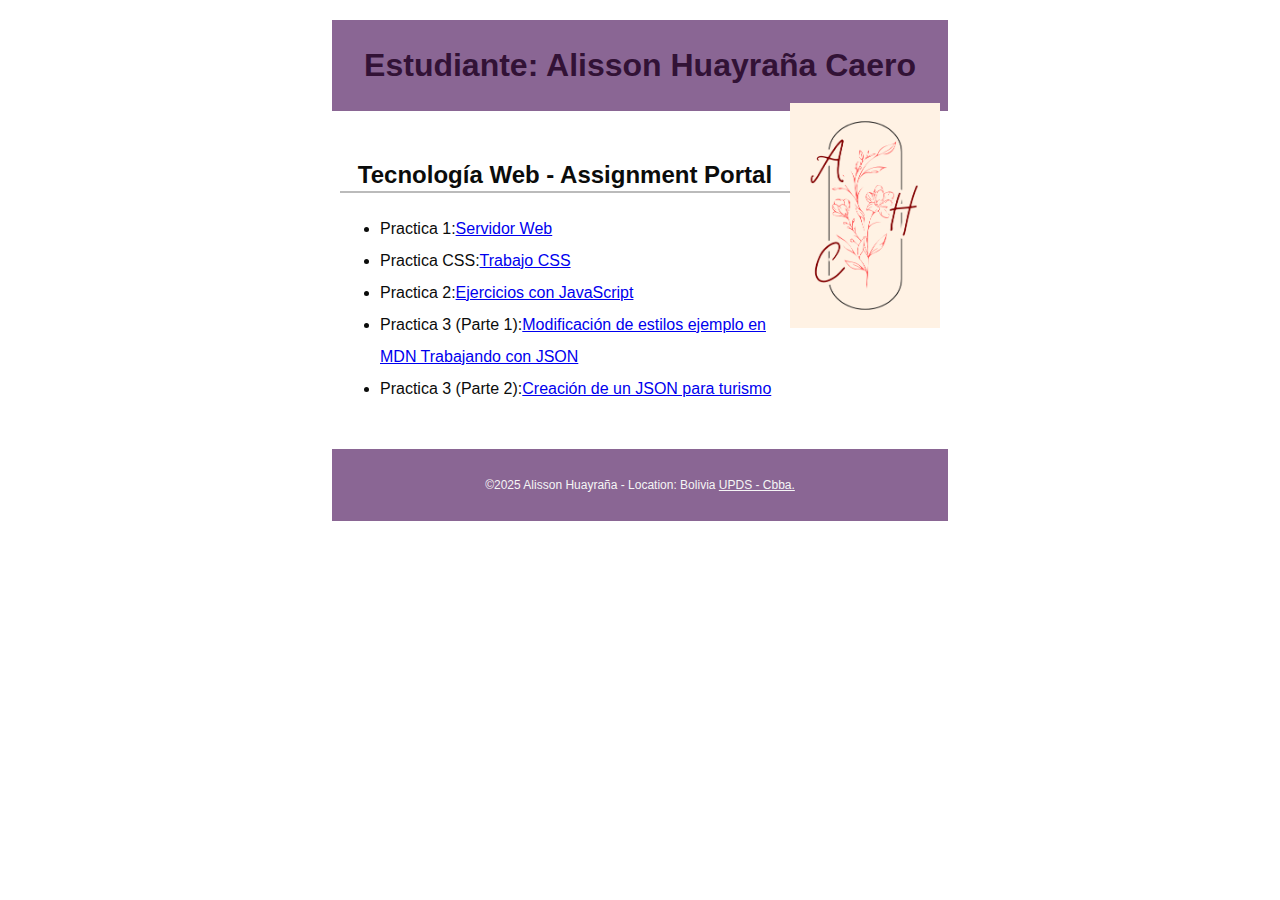
<file: index.html>
<!DOCTYPE html>
<html lang="es">
<head>
  <meta charset="utf-8">
  <meta name="viewport" content="width=device-width, initial-scale=1, maximum-scale=1">
  <title>Tecnologia Web I - Portal de Asignaciones | Alisson Huaraña | UPDS -Cbba.</title>
  <meta name="description" content="Pagina de portal de asignaciones Fabiola Soliz para la materia de tecnologia web en UPDS">
  <link rel="stylesheet" href="css/normalize.css">
  <link rel="stylesheet" href="css/main.css">
</head>
<body>
  <header>
    <h1>Estudiante: Alisson Huayraña Caero</h1>
    <img src="imagenes/Logo-AHC.png" alt="My Profile Picture">
  </header> 
  <main>
    <h2>Tecnología Web - Assignment Portal</h2>
    <ul>
      <li> Practica 1:<a href="https://github.com/alisson-huayrana/tecnologia_web_1">Servidor Web </a></li>
      <li> Practica CSS:<a href="Practica_CSS/index.html">Trabajo CSS</a></li>
      <li> Practica 2:<a href="Practica_2/index.html">Ejercicios con JavaScript</a></li>
      <li> Practica 3 (Parte 1):<a href="Practica_3/Parte_1/parte1.html">Modificación de estilos ejemplo en MDN Trabajando con JSON</a></li>
      <li> Practica 3 (Parte 2):<a href="Practica_3/Parte_2/turismo.html">Creación de un JSON para turismo</a></li>
      
    </ul>
    
  </main> 
 
  <footer>
    <p>
      &copy;2025 Alisson Huayraña - Location: Bolivia  
      <a href="http://www.upds.edu.bo/"> UPDS - Cbba.</a>
    </p>
  </footer>
</body>
</html>
</file>
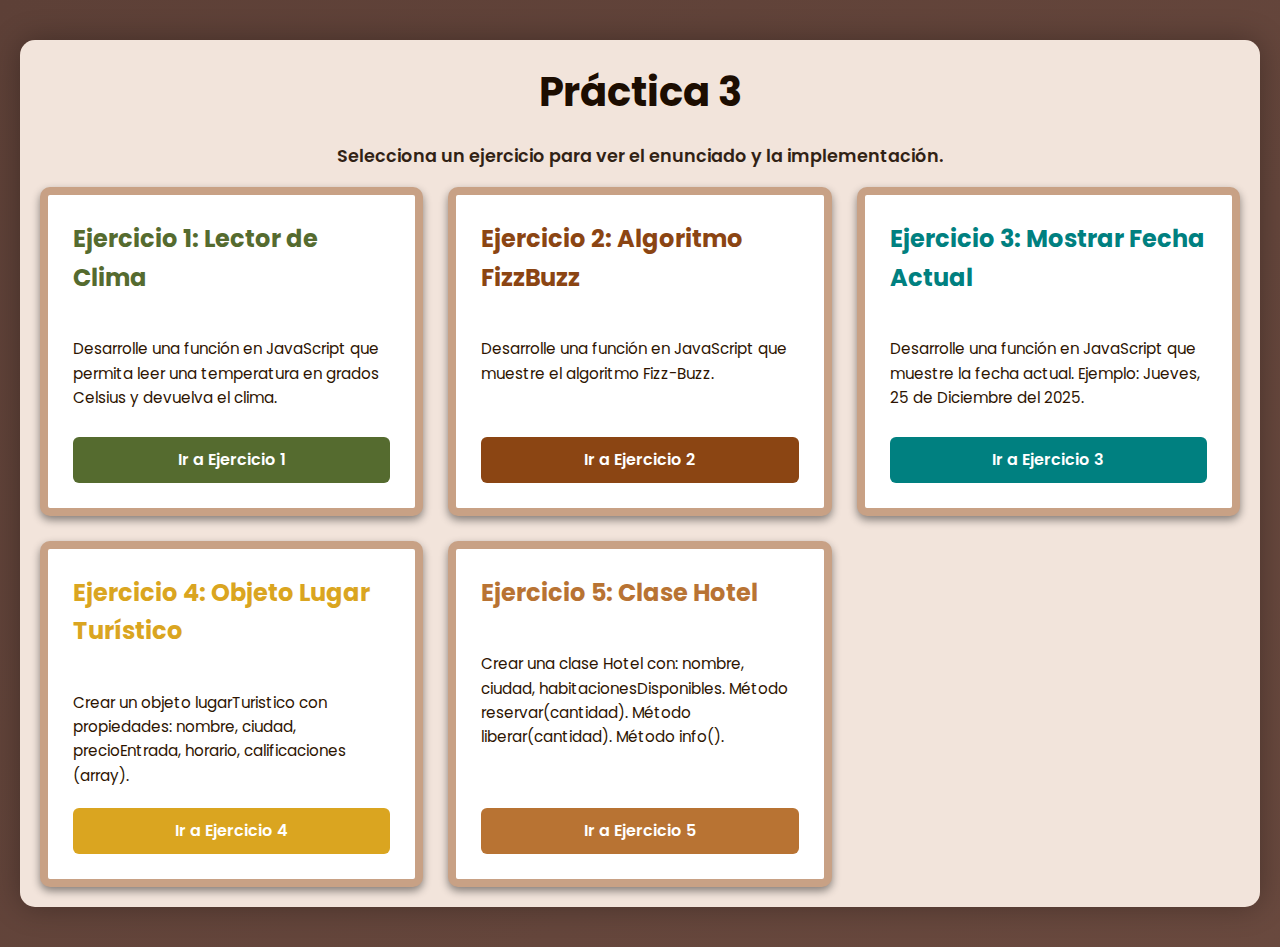
<file: Practica_2/index.html>
<!DOCTYPE html>
<html lang="en">
<head>
    <meta charset="UTF-8">
    <meta name="viewport" content="width=device-width, initial-scale=1.0">
    <title>Práctica 3 - JavaScript</title>
    <link href="https://fonts.googleapis.com/css2?family=Poppins:wght@400;600;700&display=swap" rel="stylesheet">
    <link rel="stylesheet" href="styles.css">
</head>
<body>
    <div class="container">
        <section class="menu-seccion">

            <header>
                <h1>Práctica 3</h1>
                <p>Selecciona un ejercicio para ver el enunciado y la implementación.</p>
            </header>

            <div class="grid-practicas">

                <div class="card color-1">
                    <h2>Ejercicio 1: Lector de Clima</h2>
                    <p>Desarrolle una función en JavaScript que permita leer una temperatura
                        en grados Celsius y devuelva el clima.</p>
                    <a href="Ejercicio_1/ejercicio1.html" class="btn-ejercicio">Ir a Ejercicio 1</a>
                </div>

                <div class="card color-2">
                    <h2>Ejercicio 2: Algoritmo FizzBuzz</h2>
                    <p>Desarrolle una función en JavaScript que muestre el algoritmo Fizz-Buzz.</p>
                    <a href="Ejercicio_2/ejercicio2.html" class="btn-ejercicio">Ir a Ejercicio 2</a>
                </div>

                <div class="card color-3">
                    <h2>Ejercicio 3: Mostrar Fecha Actual</h2>
                    <p>Desarrolle una función en JavaScript que muestre la fecha actual.
                        Ejemplo: Jueves, 25 de Diciembre del 2025.</p>
                    <a href="Ejercicio_3/ejercicio3.html" class="btn-ejercicio">Ir a Ejercicio 3</a>
                </div>

                <div class="card color-4">
                    <h2>Ejercicio 4: Objeto Lugar Turístico</h2>
                    <p>Crear un objeto lugarTuristico con propiedades: nombre, ciudad, precioEntrada, horario, 
                        calificaciones (array).</p>
                    <a href="Ejercicio_4/ejercicio4.html" class="btn-ejercicio">Ir a Ejercicio 4</a>
                </div>

                <div class="card color-5">
                    <h2>Ejercicio 5: Clase Hotel</h2>
                    <p>Crear una clase Hotel con: nombre, ciudad, habitacionesDisponibles. Método reservar(cantidad). 
                        Método liberar(cantidad). Método info().</p>
                    <a href="Ejercicio_5/ejercicio5.html" class="btn-ejercicio">Ir a Ejercicio 5</a>
                </div>
            </div>
        </section>
    </div>
</body>
</html>
</file>
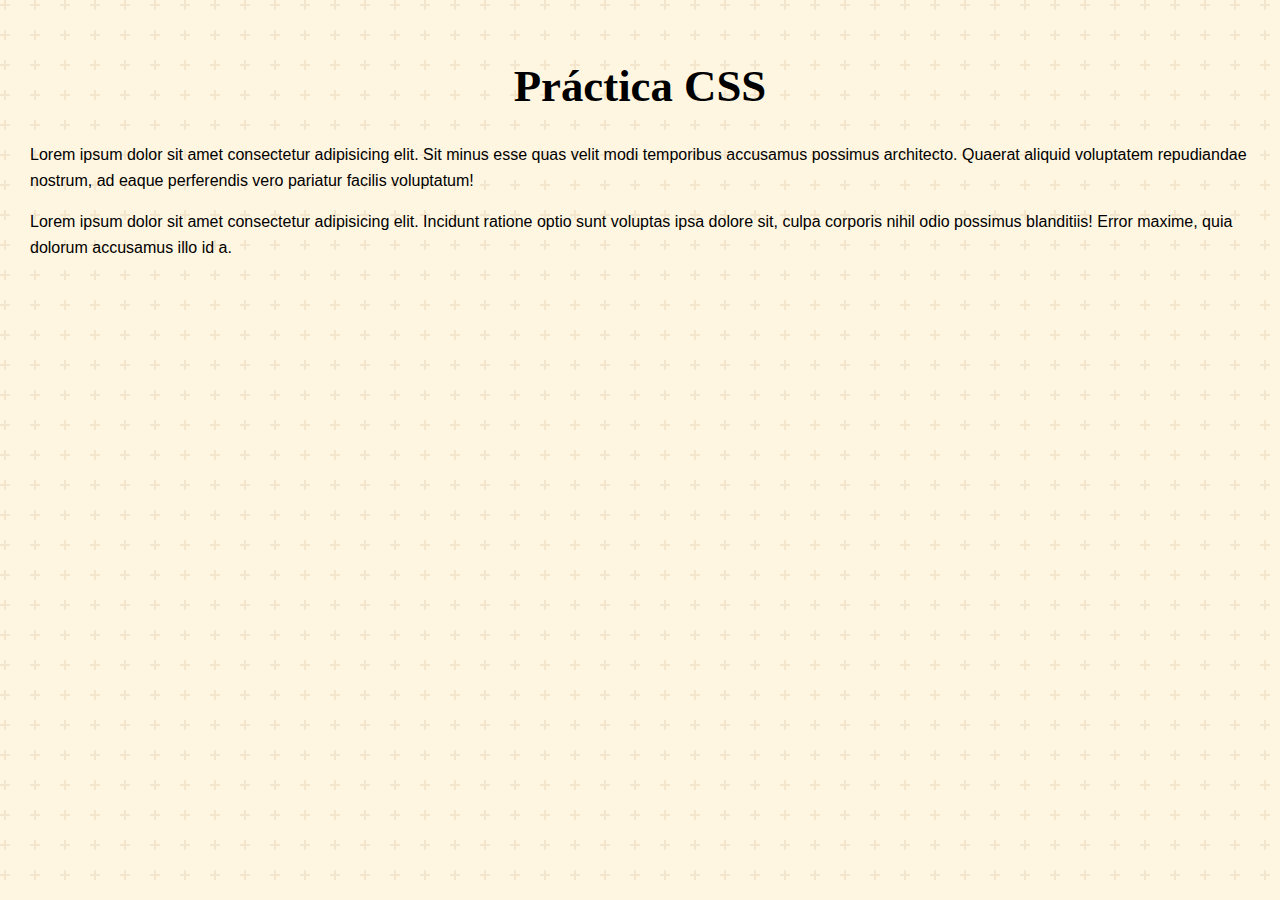
<file: Practica_CSS/index.html>
<!DOCTYPE html>
<html lang="es">
<head>
    <meta charset="UTF-8">
    <meta name="viewport" content="width=device-width, initial-scale=1.0">
    <title>Practica_CSS</title>
    <link rel="stylesheet" href="estilos.css">
</head>
<body>
    <h1>Práctica CSS</h1>
    <P>Lorem ipsum dolor sit amet consectetur adipisicing elit. Sit minus esse quas velit modi temporibus 
        accusamus possimus architecto. Quaerat aliquid voluptatem repudiandae nostrum, ad eaque perferendis vero pariatur 
        facilis voluptatum!</P>
    <p>Lorem ipsum dolor sit amet consectetur adipisicing elit. Incidunt ratione optio sunt voluptas ipsa dolore sit, culpa 
        corporis nihil odio possimus blanditiis! Error maxime, quia dolorum accusamus illo id a.</p>
</body>
</html>
</file>
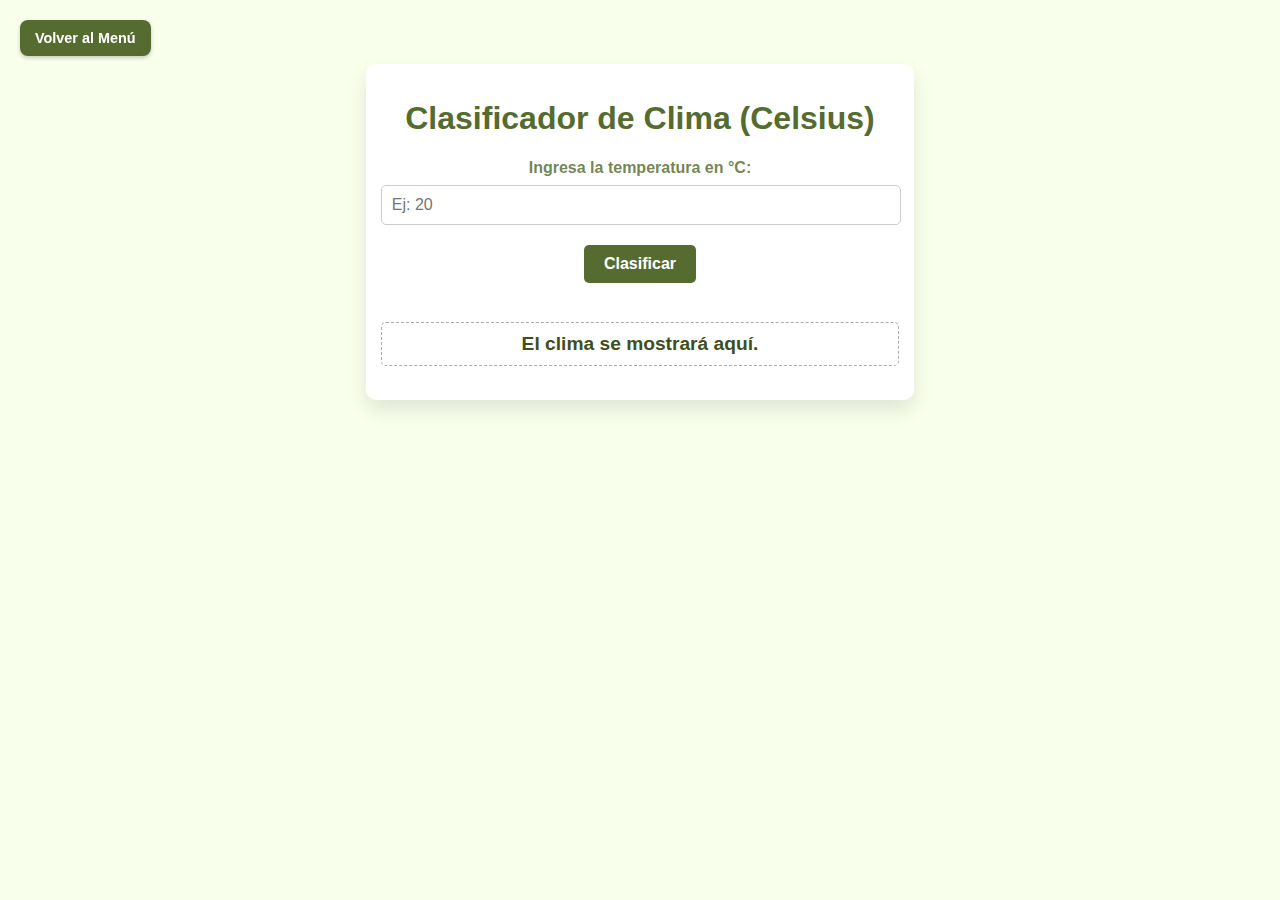
<file: Practica_2/Ejercicio_1/ejercicio1.html>
<!DOCTYPE html>
<html lang="en">

<head>
    <meta charset="UTF-8">
    <meta name="viewport" content="width=device-width, initial-scale=1.0">
    <title>Ejercicio 1 - Lector de Clima</title>
    <link rel="stylesheet" href="ejercicio1.css">
</head>

<body>
    <a href="../index.html" class="volver-btn">Volver al Menú</a>
    <div class="contenido-central">
        <h1>Clasificador de Clima (Celsius)</h1>

        <label for="temperatura">Ingresa la temperatura en °C:</label>

        <input type="number" id="temperatura" placeholder="Ej: 20" min="-10" max="40">

        <button onclick="clasificarClima()">Clasificar</button>

        <p class="resultado" id="resultadoClima">El clima se mostrará aquí.</p>
    </div>
    <script src="ejercicio1.js"></script>
</body>

</html>
</file>
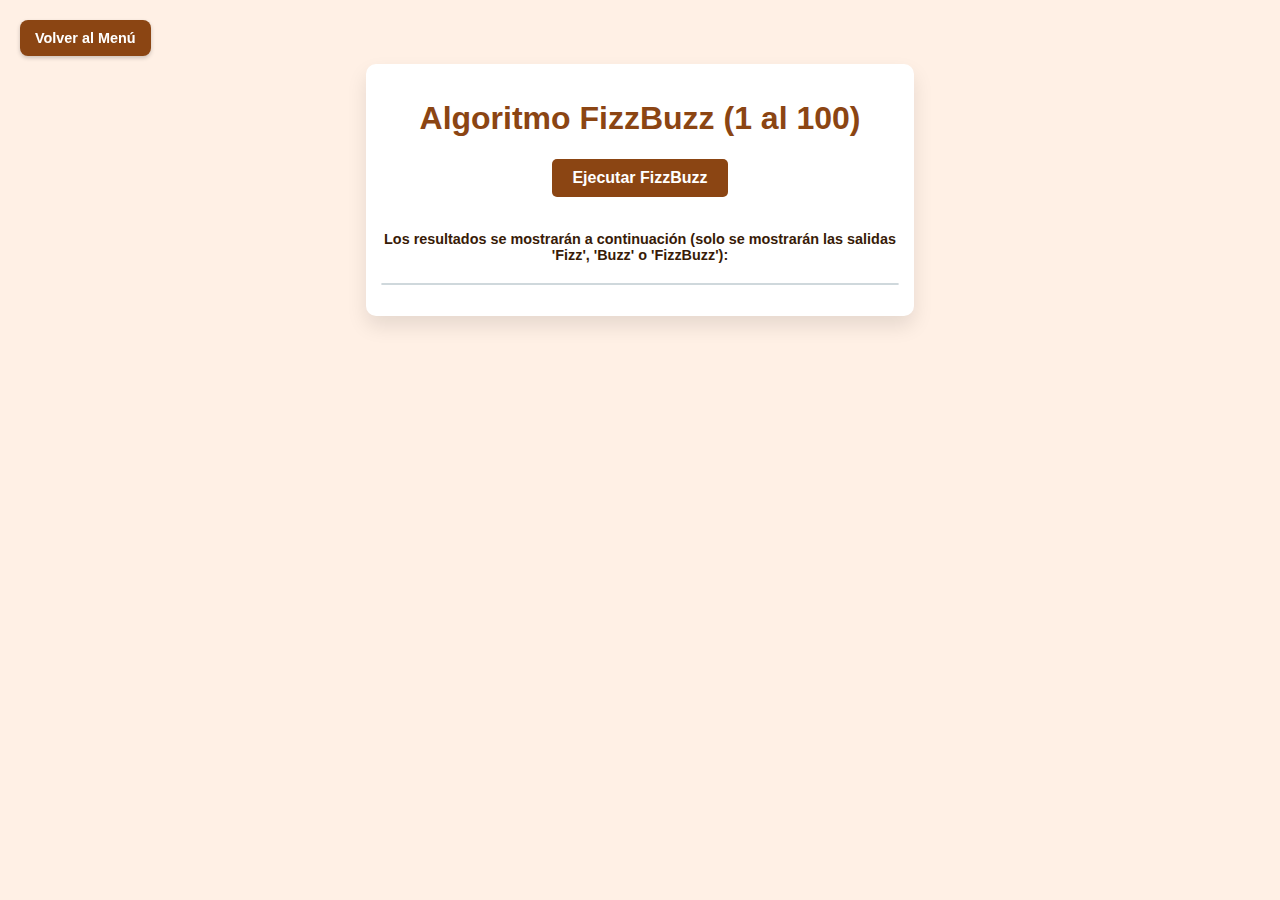
<file: Practica_2/Ejercicio_2/ejercicio2.html>
<!DOCTYPE html>
<html lang="en">

<head>
    <meta charset="UTF-8">
    <meta name="viewport" content="width=device-width, initial-scale=1.0">
    <title>Ejercicio 2 - Algoritmo FizzBuzz</title>
    <link rel="stylesheet" href="ejercicio2.css">
</head>

<body>
    <a href="../index.html" class="volver-btn">Volver al Menú</a>
    <div class="contenido-central">
        <h1>Algoritmo FizzBuzz (1 al 100)</h1>

        <button onclick="ejecutarFizzBuzz()">Ejecutar FizzBuzz</button>

        <p class="nota">Los resultados se mostrarán a continuación (solo se mostrarán las salidas 'Fizz', 'Buzz' o
            'FizzBuzz'):</p>

        <ul id="resultadoFizzBuzz" class="lista-resultados">
        </ul>
    </div>
    <script src="ejercicio2.js"></script>
</body>

</html>
</file>
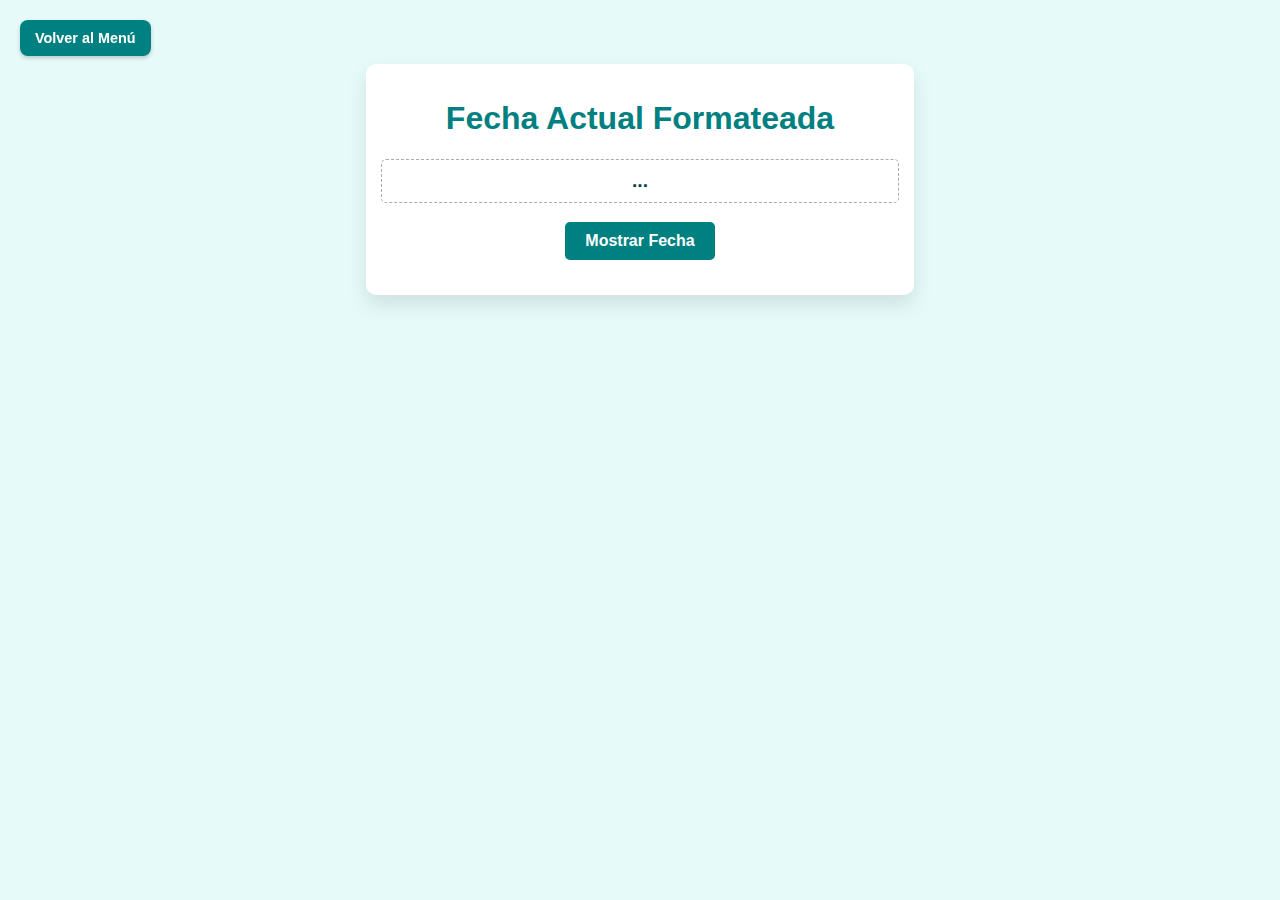
<file: Practica_2/Ejercicio_3/ejercicio3.html>
<!DOCTYPE html>
<html lang="en">

<head>
    <meta charset="UTF-8">
    <meta name="viewport" content="width=device-width, initial-scale=1.0">
    <title>Ejercicio 3 - Mostrar Fecha Actual</title>
    <link rel="stylesheet" href="ejercicio3.css">
</head>

<body>
    <a href="../index.html" class="volver-btn">Volver al Menú</a>
    <div class="contenido-central">
        <h1>Fecha Actual Formateada</h1>

        <p class="resultado" id="fechaActual">...</p>

        <button onclick="mostrarFechaActual()">Mostrar Fecha</button>
    </div>
    <script src="ejercicio3.js"></script>
</body>

</html>
</file>
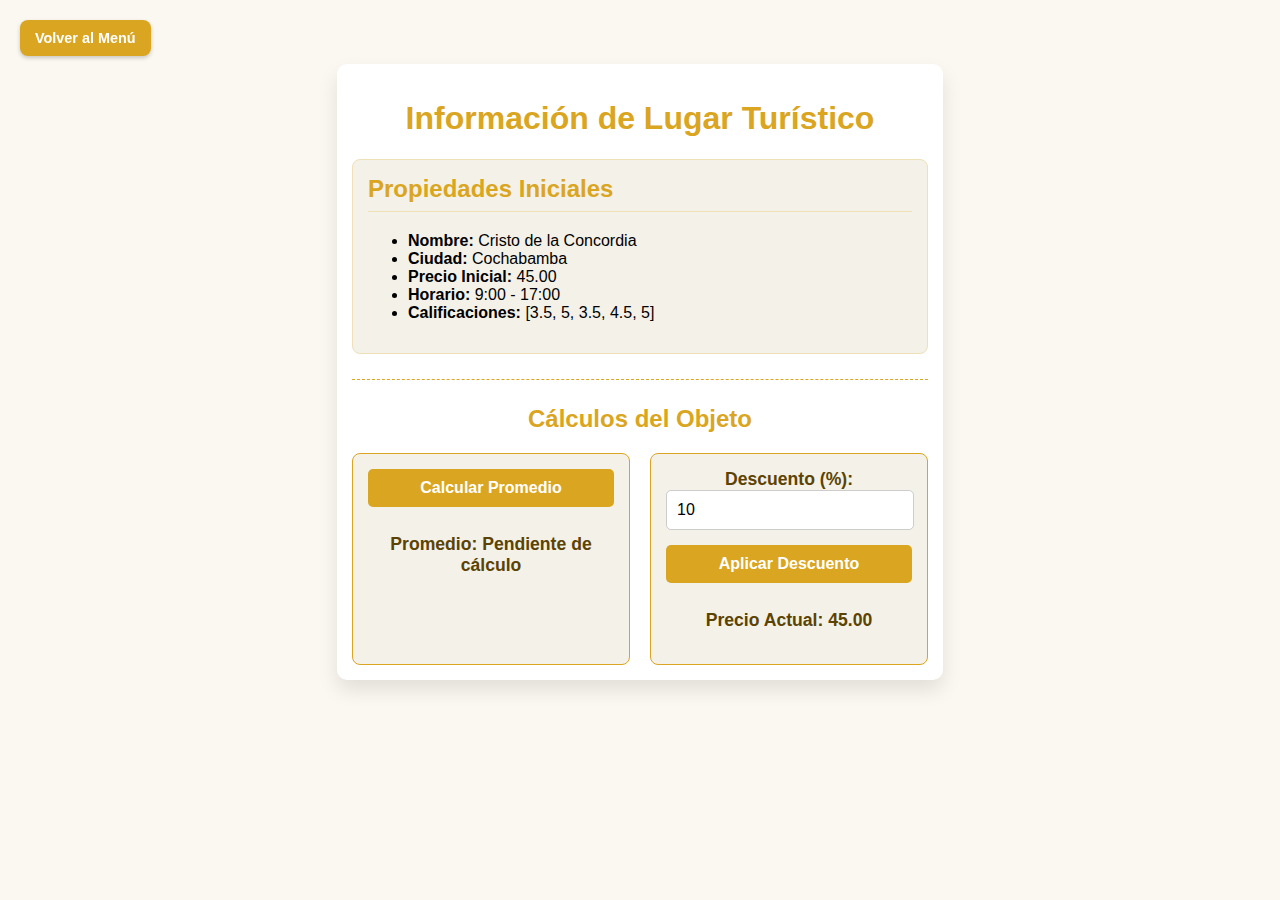
<file: Practica_2/Ejercicio_4/ejercicio4.html>
<!DOCTYPE html>
<html lang="en">

<head>
    <meta charset="UTF-8">
    <meta name="viewport" content="width=device-width, initial-scale=1.0">
    <title>Ejercicio 4 - Objeto Lugar Turístico</title>
    <link rel="stylesheet" href="ejercicio4.css">
</head>

<body>
    <a href="../index.html" class="volver-btn">Volver al Menú</a>
    <div class="contenido-central">
        <h1>Información de Lugar Turístico</h1>

        <div id="infoLugar" class="info-bloque">
            <h2>Propiedades Iniciales</h2>
        </div>

        <hr>

        <h2>Cálculos del Objeto</h2>

        <div class="calculos-container">
            <div class="calculo">
                <button onclick="mostrarPromedio()">Calcular Promedio</button>
                <p class="resultado" id="promedioResultado">Promedio: N/A</p>
            </div>

            <div class="calculo">
                <label for="descuento">Descuento (%):</label>
                <input type="number" id="descuento" value="10" min="0" max="100">
                <button onclick="aplicarMostrarDescuento()">Aplicar Descuento</button>
                <p class="resultado" id="precioResultado">Precio Actual: N/A</p>
            </div>
        </div>
    </div>
    <script src="ejercicio4.js"></script>
</body>

</html>
</file>
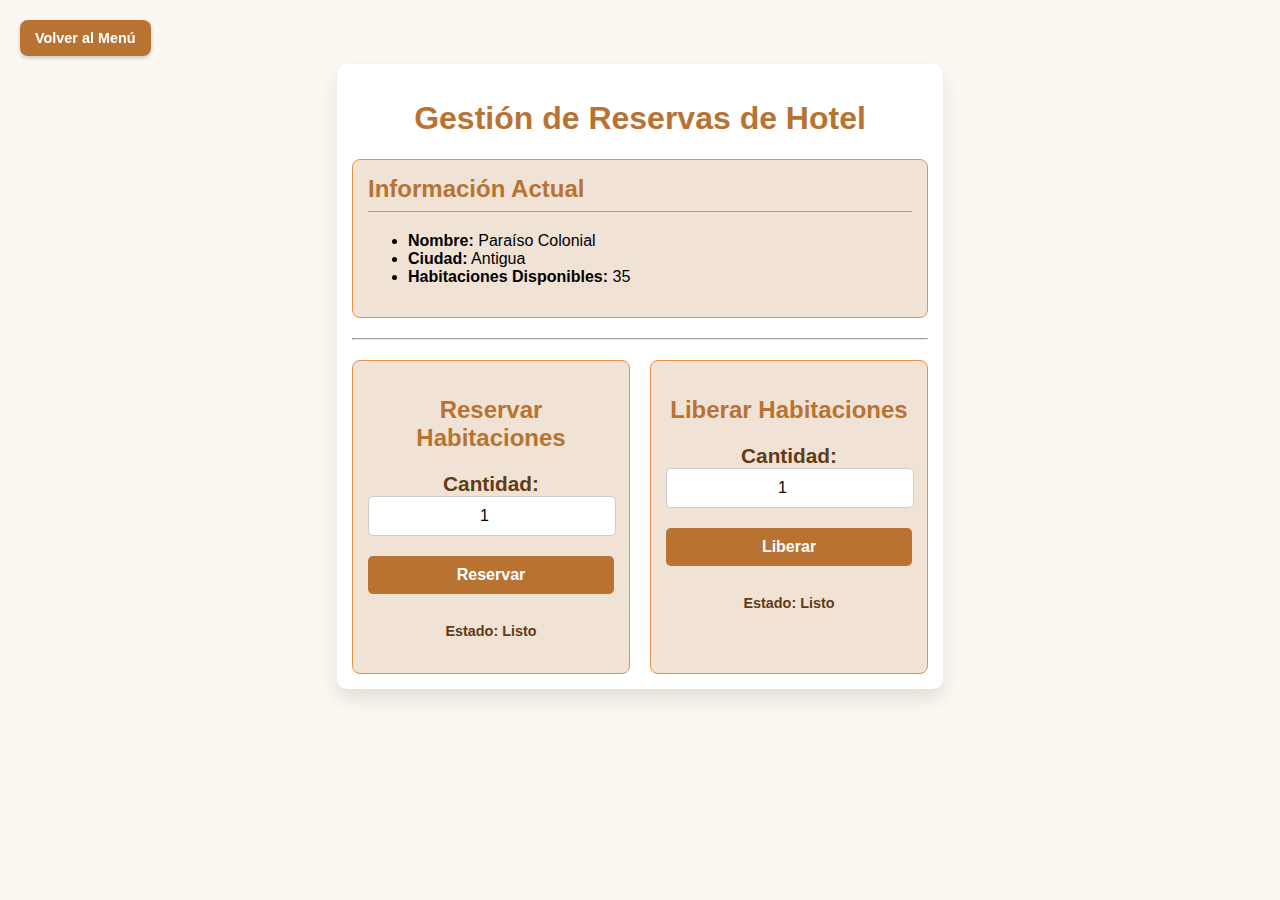
<file: Practica_2/Ejercicio_5/ejercicio5.html>
<!DOCTYPE html>
<html lang="en">

<head>
    <meta charset="UTF-8">
    <meta name="viewport" content="width=device-width, initial-scale=1.0">
    <title>Ejercicio 5 - Clase Hotel</title>
    <link rel="stylesheet" href="ejercicio5.css">
</head>

<body>
    <a href="../index.html" class="volver-btn">Volver al Menú</a>
    <div class="contenido-central">
        <h1>Gestión de Reservas de Hotel</h1>
        <div id="infoHotel" class="info-bloque">
        </div>
        <hr>
        <div class="calculos-container">
            <div class="calculo">
                <h2>Reservar Habitaciones</h2>
                <label for="cantReservar">Cantidad:</label>
                <input type="number" id="cantReservar" value="1" min="1">
                <button onclick="realizarReserva()">Reservar</button>
                <p class="resultado-accion" id="reservaResultado">Estado: Listo</p>
            </div>

            <div class="calculo">
                <h2>Liberar Habitaciones</h2>
                <label for="cantLiberar">Cantidad:</label>
                <input type="number" id="cantLiberar" value="1" min="1">
                <button onclick="realizarLiberacion()">Liberar</button>
                <p class="resultado-accion" id="liberacionResultado">Estado: Listo</p>
            </div>
        </div>
    </div>
    <script src="ejercicio5.js"></script>
</body>

</html>
</file>
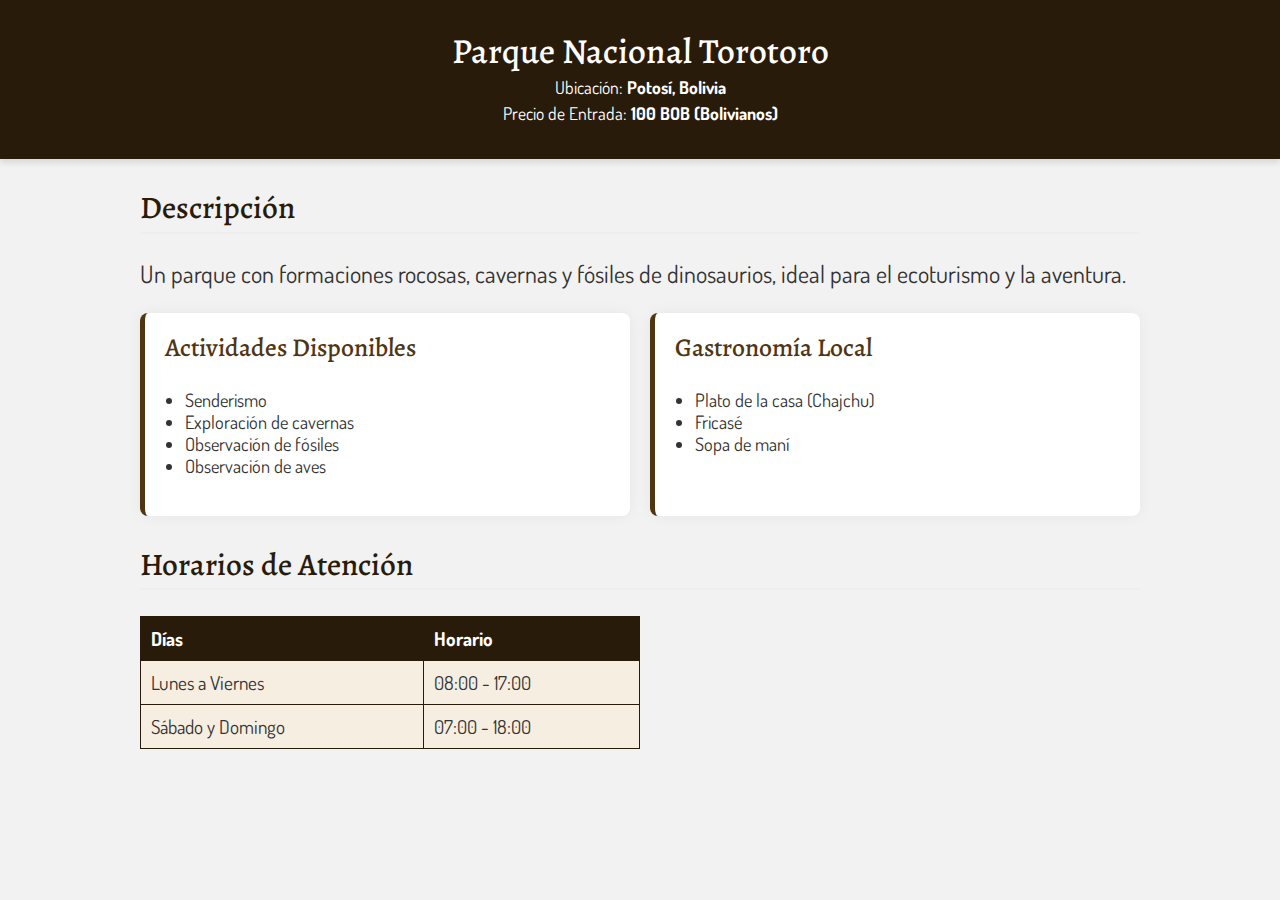
<file: Practica_3/Parte_2/turismo.html>
<!DOCTYPE html>
<html lang="es">
<head>
    <meta charset="UTF-8">
    <meta name="viewport" content="width=device-width, initial-scale=1.0">
    <title>Datos Turísticos de Torotoro</title>
    
    <link rel="preconnect" href="https://fonts.googleapis.com">
    <link rel="preconnect" href="https://fonts.gstatic.com" crossorigin>
    <link href="https://fonts.googleapis.com/css2?family=Alegreya:ital,wght@0,400..900;1,400..900&family=Dosis:wght@200..800&display=swap" rel="stylesheet">
    
    <link rel="stylesheet" href="turismo.css">
</head>
<body>

    <header id="header-lugar">
        </header>

    <main class="contenedor">
        <section id="descripcion-section">
            </section>

        <div class="cards-container">
            <article id="actividades-card" class="card">
                <h3>Actividades Disponibles</h3>
                <ul id="lista-actividades"></ul>
            </article>

            <article id="gastronomia-card" class="card">
                <h3>Gastronomía Local</h3>
                <ul id="lista-gastronomia"></ul>
            </article>
        </div>

        <section id="horarios-section">
            </section>
    </main>

    <script>
        async function cargarDatosTurismo() {
            try {
                const url = 'https://alisson-huayrana.github.io/tecnologia_web_1/Practica_3/Parte_2/turismo.json'; 
                const response = await fetch(url);
                if (!response.ok) {
                    throw new Error(`Error HTTP: ${response.status}`);
                }
                const datosTurismo = await response.json();
                mostrarDatos(datosTurismo);
            } catch (error) {
                console.error("No se pudo cargar o procesar el JSON:", error);
                document.querySelector('main').innerHTML = `<p class="error-msg">Error al cargar la información turística. Revise la consola.</p>`;
            }
        }

        function mostrarDatos(datos) {
            
            const header = document.getElementById('header-lugar');
            header.innerHTML = `
                <h1>${datos.Lugar}</h1>
                <p>Ubicación: <strong>${datos.ubicacion}</strong></p>
                <p>Precio de Entrada: <strong>${datos.precioEntrada} ${datos.moneda}</strong></p>
            `;
            document.getElementById('descripcion-section').innerHTML = `
                <h2>Descripción</h2>
                <p>${datos.descripcion}</p>
            `;

            const listaActividades = document.getElementById('lista-actividades');
            datos.actividades.forEach(actividad => {
                const li = document.createElement('li');
                li.textContent = actividad;
                listaActividades.appendChild(li);
            });

            const listaGastronomia = document.getElementById('lista-gastronomia');
            datos.gastronomia.forEach(plato => {
                const li = document.createElement('li');
                li.textContent = plato;
                listaGastronomia.appendChild(li);
            });
            
            const horariosSection = document.getElementById('horarios-section');
            const horarios = datos.horarios;
            horariosSection.innerHTML = `
                <h2>Horarios de Atención</h2>
                <table class="horarios-table">
                    <tr><th>Días</th><th>Horario</th></tr>
                    <tr><td>Lunes a Viernes</td><td>${horarios["Lunes-viernes"]}</td></tr>
                    <tr><td>Sábado y Domingo</td><td>${horarios["sabado-domingo"]}</td></tr>
                </table>
            `;
        }

        cargarDatosTurismo();
    </script>
</body>
</html>
</file>
<file: css/main.css>
/* Tecnologia Web- Plantilla CSS del portal de asignación */
/* Puede usar #HEX o nombres de colores */
/* * es un comodín que se refiere a todos los elementos. */

/* { margin: 0; box-sizing: border-box; } */

body { 
    font-size: 16px; 
    line-height: 32px;
    font-family:Ubuntu,sans-serif;
    color:#0b0c0b;
}

h1 {
    font-size: 2rem;
    color:#321236;
}

h2 {
    font-size: 1.5rem;
    text-align: center;
    border-bottom: 2px solid #bbb;
}

header, main, footer {
    margin: 1.25rem auto;
    padding: .5rem;
    max-width: 600px;
}

header, footer, footer a {
    text-align: center;
    background-color:#8A6694;
    color: whitesmoke;
}

header img {
    width: 150px;
    height: auto;
    float: right;
}

footer {
    font-size: 0.75rem;
}
</file>
<file: Practica_2/styles.css>
@keyframes wave-pulse-intense {
    0% {
        background-position: 0% 0%;
    }
    
    25% {
        background-position: 100% 0%;
    }
    
    50% {
        background-position: 100% 100%; 
    }
    
    75% {
        background-position: 0% 100%; 
    }
    
    100% {
        background-position: 0% 0%; 
    }
}

body {
    font-family: 'Poppins', sans-serif;
    margin: 0;
    padding: 0;
    color: #334e68;
    line-height: 1.6;

    background: linear-gradient(-45deg, #c3a14a, #af8c4c, #795548, #5D4037); 
    background-size: 700% 700%;
    animation: wave-pulse-intense 25s cubic-bezier(0.42, 0, 0.58, 1) infinite; 
}

.container {
    max-width: 1200px;
    margin: 40px auto;
    padding: 20px;
    background-color: rgba(250, 237, 228, 0.95);
    border-radius: 15px;
    box-shadow: 0 0 30px rgba(0, 0, 0, 0.3);
}

.menu-seccion {
    border-radius: 12px;
    padding: 0;
}

header {
    color: rgb(28, 13, 1);
    text-align: center;
}

header h1 {
    margin: 0;
    font-size: 2.5em;
    font-weight: 700;
}

header p {
    font-weight: 600;
    opacity: 0.9;
    font-size: 1.1em;
}

.grid-practicas {
    display: grid;
    grid-template-columns: repeat(auto-fit, minmax(300px, 1fr));
    gap: 25px;
}

.card {
    background-color: white;
    padding: 25px;
    border-radius: 10px;
    box-shadow: 0 4px 8px rgba(0, 0, 0, 0.451);
    transition: transform 0.3s, box-shadow 0.3s, border-left 0.3s;
    display: flex;
    flex-direction: column;
    justify-content: space-between;
    border: 8px solid #93460f82;
}

.card:hover {
    transform: translateY(-5px);
    box-shadow: 0 10px 20px rgba(0, 0, 0, 0.2);
}

.card h2 {
    font-size: 1.5em;
    color: #102a43;
    margin-top: 0;
    padding-bottom: 10px;
    margin-bottom: 15px;
}

.card p {
    flex-grow: 1;
    margin-bottom: 20px;
    color: #2d1401;
    font-size: 0.95em;
    min-height: 80px;
}

.btn-ejercicio {
    display: inline-block;
    padding: 10px 20px;
    color: white;
    text-decoration: none;
    border-radius: 6px;
    font-weight: 600;
    transition: background-color 0.3s, transform 0.1s;
    text-align: center;
    border: none;
    cursor: pointer;
}

.btn-ejercicio:hover {
    opacity: 0.9;
    transform: scale(1.02);
}

.color-1 {
    --main-color: #556B2F; 
}

.color-1 h2 {
    color: var(--main-color);
}

.color-1 .btn-ejercicio {
    background-color: var(--main-color);
}

.color-1 .card {
    border-left-color: var(--main-color);
}

.color-2 {
    --main-color: #8B4513; 
}

.color-2 h2 {
    color: var(--main-color);
}

.color-2 .btn-ejercicio {
    background-color: var(--main-color);
}

.color-2 .card {
    border-left-color: var(--main-color);
}

.color-3 {
    --main-color: #008080; 
}

.color-3 h2 {
    color: var(--main-color);
}

.color-3 .btn-ejercicio {
    background-color: var(--main-color);
}

.color-3 .card {
    border-left-color: var(--main-color);
}

.color-4 {
    --main-color: #DAA520; 
}

.color-4 h2 {
    color: var(--main-color);
}

.color-4 .btn-ejercicio {
    background-color: var(--main-color);
}

.color-4 .card {
    border-left-color: var(--main-color);
}

.color-5 {
    --main-color: #B87333; 
}

.color-5 h2 {
    color: var(--main-color);
}

.color-5 .btn-ejercicio {
    background-color: var(--main-color);
}

.color-5 .card {
    border-left-color: var(--main-color);
}

@media (max-width: 768px) {
    .container {
        margin: 20px;
        padding: 10px;
    }

    header h1 {
        font-size: 2em;
    }

    .grid-practicas {
        grid-template-columns: 1fr;
    }
}
</file>
<file: Practica_CSS/estilos.css>
body {
    background-color: #fff6e1;
    background-image: url("data:image/svg+xml,%3Csvg width='60' height='60' viewBox='0 0 60 60' xmlns='http://www.w3.org/2000/svg'%3E%3Cg fill='none' fill-rule='evenodd'%3E%3Cg fill='%237e4800' fill-opacity='0.09'%3E%3Cpath d='M36 34v-4h-2v4h-4v2h4v4h2v-4h4v-2h-4zm0-30V0h-2v4h-4v2h4v4h2V6h4V4h-4zM6 34v-4H4v4H0v2h4v4h2v-4h4v-2H6zM6 4V0H4v4H0v2h4v4h2V6h4V4H6z'/%3E%3C/g%3E%3C/g%3E%3C/svg%3E");
    padding: 20px;
    margin: 10px;

}

h1 {
    font-family: "Times New Roman", Times, serif;
    font-size: 2.8em;
    font-weight: 700;
    font-style: normal;
    text-align: center;
}

p {
    font-family: Verdana, Arial;
    font-weight: 400;
    font-style: normal;
    line-height: 1.6;
}
</file>
<file: Practica_2/Ejercicio_1/ejercicio1.css>
body {
    font-family: "Poppins", sans-serif;
    background-color: #f8ffeb;
    display: flex;
    justify-content: center;
    align-items: center;
    padding: 5%;
    margin: 0;
}
.contenido-central {
    background-color: #ffffff;
    padding: 15px;
    width: 45%;
    border-radius: 10px;
    box-shadow: 0 10px 20px rgba(0, 0, 0, 0.1);
    text-align: center;
}

.contenido-central h1 {
    color: #556B2F;
}

.volver-btn {
    position: fixed;
    top: 20px;
    left: 20px;
    background-color: #556B2F;
    color: #FFFFFF;
    padding: 10px 15px;
    text-decoration: none;
    border-radius: 8px;
    font-size: 0.9em;
    font-weight: 600;
    box-shadow: 0 2px 4px rgba(0, 0, 0, 0.2);
    transition: background-color 0.2s;
}

.volver-btn:hover {
    background-color: #3c4c22;
    color: #FFFFFF;
}

label {
    display: block;
    margin-bottom: 8px;
    font-weight: bold;
    color: #556b2fd4;
}

input[type="number"] {
    width: calc(100% - 20px);
    padding: 10px;
    margin-bottom: 20px;
    border: 1px solid #ccc;
    border-radius: 5px;
    font-size: 16px;
}

button {
    background-color: #556B2F;
    color: white;
    border: none;
    padding: 10px 20px;
    text-align: center;
    text-decoration: none;
    display: inline-block;
    font-size: 16px;
    font-weight: 600;
    margin-bottom: 20px;
    cursor: pointer;
    border-radius: 5px;
    transition: background-color 0.3s ease;
}

button:hover {
    background-color: #3e4e22;
}

.resultado {
    font-size: 1.2em;
    font-weight: 600;
    color: #3e4e22;
    padding: 10px;
    border: 1px dashed #aaa;
    border-radius: 5px;
}
</file>
<file: Practica_2/Ejercicio_2/ejercicio2.css>
body {
    font-family: "Poppins", sans-serif;
    background-color: #fff0e5;
    display: flex;
    justify-content: center;
    align-items: center;
    padding: 5%;
    margin: 0;
}
.contenido-central {
    background-color: #ffffff;
    padding: 15px;
    width: 45%;
    border-radius: 10px;
    box-shadow: 0 10px 20px rgba(0, 0, 0, 0.1);
    text-align: center;
}

.contenido-central h1 {
    color: #8B4513;
}

.volver-btn {
    position: fixed;
    top: 20px;
    left: 20px;
    background-color: #8B4513;
    color: #FFFFFF;
    padding: 10px 15px;
    text-decoration: none;
    border-radius: 8px;
    font-size: 0.9em;
    font-weight: 600;
    box-shadow: 0 2px 4px rgba(0, 0, 0, 0.2);
    transition: background-color 0.2s;
}

.volver-btn:hover {
    background-color: #5c2e0d;
    color: #FFFFFF;
}

button {
    background-color: #8B4513;
    color: white;
    border: none;
    padding: 10px 20px;
    text-align: center;
    text-decoration: none;
    display: inline-block;
    font-size: 16px;
    font-weight: 600;
    margin-bottom: 20px;
    cursor: pointer;
    border-radius: 5px;
    transition: background-color 0.3s ease;
}

button:hover {
    background-color: #5c2e0d;
}

.nota {
    font-size: 0.9em;
    color: #381b07;
    margin-bottom: 20px;
    font-weight: 600;
}

.lista-resultados {
    list-style: none; 
    padding: 0;
    margin-top: 20px;
    max-height: 400px; 
    overflow-y: auto; 
    text-align: left;
    border: 1px solid #cfd8dc;
    border-radius: 8px;
    background-color: #f5f5f5;
}

.lista-resultados li {
    padding: 8px 15px;
    border-bottom: 1px dashed #eceff1;
    font-family: 'Consolas', monospace;
    font-size: 1.05em;
}

.lista-resultados li:last-child {
    border-bottom: none;
}

.fizzbuzz-item {
    color: #bb3c3c;
    font-weight: bold;
    background-color: #fceff0;
}

.fizz-item {
    color: #004d31;
    background-color: #e2faf1; 
}

.buzz-item {
    color: #25027d;
    background-color: #f4f0fe;
}
</file>
<file: Practica_2/Ejercicio_3/ejercicio3.css>
body {
    font-family: "Poppins", sans-serif;
    background-color: #e6fafa;
    display: flex;
    justify-content: center;
    align-items: center;
    padding: 5%;
    margin: 0;
}
.contenido-central {
    background-color: #ffffff;
    padding: 15px;
    width: 45%;
    border-radius: 10px;
    box-shadow: 0 10px 20px rgba(0, 0, 0, 0.1);
    text-align: center;
}

.contenido-central h1 {
    color: #008080;
}

.volver-btn {
    position: fixed;
    top: 20px;
    left: 20px;
    background-color: #008080;
    color: #FFFFFF;
    padding: 10px 15px;
    text-decoration: none;
    border-radius: 8px;
    font-size: 0.9em;
    font-weight: 600;
    box-shadow: 0 2px 4px rgba(0, 0, 0, 0.2);
    transition: background-color 0.2s;
}

.volver-btn:hover {
    background-color: #014343;
    color: #FFFFFF;
}

button {
    background-color: #008080;
    color: white;
    border: none;
    padding: 10px 20px;
    text-align: center;
    text-decoration: none;
    display: inline-block;
    font-size: 16px;
    font-weight: 600;
    margin-bottom: 20px;
    cursor: pointer;
    border-radius: 5px;
    transition: background-color 0.3s ease;
}

button:hover {
    background-color: #014343;
}

.resultado {
    font-size: 1.2em;
    font-weight: 600;
    color: #014343;
    padding: 10px;
    border: 1px dashed #aaa;
    border-radius: 5px;
}
</file>
<file: Practica_2/Ejercicio_4/ejercicio4.css>
body {
    font-family: "Poppins", sans-serif;
    background-color: #fbf8f1;
    display: flex;
    justify-content: center;
    align-items: center;
    padding: 5%;
    margin: 0;
}
.contenido-central {
    background-color: #ffffff;
    padding: 15px;
    width: 50%;
    border-radius: 10px;
    box-shadow: 0 10px 20px rgba(0, 0, 0, 0.1);
    text-align: center;
}

.contenido-central h1 {
    color: #DAA520;
}

.contenido-central h2 {
    color: #DAA520;
}

.volver-btn {
    position: fixed;
    top: 20px;
    left: 20px;
    background-color: #DAA520;
    color: #FFFFFF;
    padding: 10px 15px;
    text-decoration: none;
    border-radius: 8px;
    font-size: 0.9em;
    font-weight: 600;
    box-shadow: 0 2px 4px rgba(0, 0, 0, 0.2);
    transition: background-color 0.2s;
}

.volver-btn:hover {
    background-color: #5f470c;
    color: #FFFFFF;
}

button {
    background-color: #DAA520;
    color: white;
    border: none;
    padding: 10px 20px;
    text-align: center;
    text-decoration: none;
    display: inline-block;
    font-size: 16px;
    font-weight: 600;
    margin-bottom: 20px;
    cursor: pointer;
    border-radius: 5px;
    transition: background-color 0.3s ease;
}

button:hover {
    background-color: #5f470c;
}

.info-bloque {
    background-color: #f4f1e8;
    padding: 15px;
    border-radius: 8px;
    margin-bottom: 20px;
    text-align: left;
    border: 1px solid #eee0b7;
}

.info-bloque h2 {
    color: #DAA520; 
    margin-top: 0;
    border-bottom: 1px solid #eee0b7;
    padding-bottom: 8px;
}

.calculos-container {
    display: flex;
    justify-content: space-between;
    gap: 20px;
    margin-top: 20px;
}

.calculo {
    flex: 1;
    padding: 15px;
    border: 1px solid #DAA520;
    border-radius: 8px;
    background-color: #f4f1e8;
    text-align: center;
}

.calculo button {
    width: 100%;
    margin-bottom: 10px;
    background-color: #DAA520; 
}

.calculo button:hover {
    background-color: #5f470c;
}

#descuento {
    width: calc(100% - 20px);
    margin-bottom: 15px;
}

hr {
    border: 0;
    border-top: 1px dashed #DAA520;
    margin: 25px 0;
}
p{
    color:#5c4303;
    font-size: 1.1em;
    font-weight: 600;
}
label{
    color:#5c4303;
    font-size: 1.1em;
    font-weight: 600;
}
input[type="number"] {
    width: calc(100% - 20px);
    padding: 10px;
    margin-bottom: 20px;
    border: 1px solid #ccc;
    border-radius: 5px;
    font-size: 16px;
}
</file>
<file: Practica_2/Ejercicio_5/ejercicio5.css>
body {
    font-family: "Poppins", sans-serif;
    background-color: #fbf8f1;
    display: flex;
    justify-content: center;
    align-items: center;
    padding: 5%;
    margin: 0;
}
.contenido-central {
    background-color: #ffffff;
    padding: 15px;
    width: 50%;
    border-radius: 10px;
    box-shadow: 0 10px 20px rgba(0, 0, 0, 0.1);
    text-align: center;
}

.contenido-central h1 {
    color: #B87333;
}

.contenido-central h2 {
    color: #B87333;
}

.volver-btn {
    position: fixed;
    top: 20px;
    left: 20px;
    background-color: #B87333;
    color: #FFFFFF;
    padding: 10px 15px;
    text-decoration: none;
    border-radius: 8px;
    font-size: 0.9em;
    font-weight: 600;
    box-shadow: 0 2px 4px rgba(0, 0, 0, 0.2);
    transition: background-color 0.2s;
}

.volver-btn:hover {
    background-color: #503216;
    color: #FFFFFF;
}

button {
    background-color: #B87333;
    color: white;
    border: none;
    padding: 10px 20px;
    text-align: center;
    text-decoration: none;
    display: inline-block;
    font-size: 16px;
    font-weight: 600;
    margin-bottom: 20px;
    cursor: pointer;
    border-radius: 5px;
    transition: background-color 0.3s ease;
}

button:hover {
    background-color: #503216;
}

input[type="number"] {
    width: calc(100% - 20px);
    padding: 10px;
    margin-bottom: 20px;
    border: 1px solid #ccc;
    border-radius: 5px;
    font-size: 16px;
    text-align: center;
}

.info-bloque {
    background-color: #f0e3d6; 
    padding: 15px;
    border-radius: 8px;
    margin-bottom: 20px;
    text-align: left;
    border: 1px solid #e79242;
}

.info-bloque h2 {
    color: #B87333; 
    margin-top: 0;
    border-bottom: 1px solid #e79242;
    padding-bottom: 8px;
}

.calculos-container {
    display: flex;
    justify-content: space-between;
    gap: 20px;
    margin-top: 20px;
}

.calculo {
    flex: 1;
    padding: 15px;
    border: 1px solid #e79242;
    border-radius: 8px;
    background-color: #f0e3d6;
    text-align: center;
}

.calculo button {
    width: 100%;
    margin-bottom: 10px;
    background-color: #B87333;
}

.calculo button:hover {
    background-color: #503216;
}
.resultado-accion {
    font-weight: 600;
    padding: 5px;
    border-radius: 4px;
    font-size: 0.9em;
}

label{
    color:#623b16;
    font-size: 1.3em;
    font-weight: 600;
}

p{
    color:#623b16;
    font-size: 1.1em;
    font-weight: 600;
}

.exito {
    color: #388e3c; 
    background-color: #e8f5e9;
}

.error {
    color: #d32f2f; 
    background-color: #ffebee;
}
</file>
<file: Practica_3/Parte_2/turismo.css>
/* Establecer Dosis como fuente principal para el cuerpo del texto */
body {
    font-family: 'Dosis', sans-serif;
    background-color: #F2F2F2;
    color: #333;
    margin: 0;
    padding: 0;
    line-height: 1.2;
}

/* Aplicar Alegreya a todos los títulos y subtítulos */
h1, h2, h3 {
    font-family: 'Alegreya', serif;
    font-weight: 500;
}

#header-lugar {
    background-color: #291B0A;
    color: white;
    padding: 30px 0;
    text-align: center;
    box-shadow: 0 4px 6px rgba(0, 0, 0, 0.1);
}

#header-lugar h1 {
    margin: 0;
    font-size: 2.2em;
}

#header-lugar p {
    font-size: 1.1em;
    margin: 5px 0;
}

.contenedor {
    max-width: 1000px;
    margin: 20px auto;
    padding: 0 20px;
}

h2 {
    color: #291B0A;
    border-bottom: 2px solid #eee;
    padding-bottom: 5px;
    margin-top: 30px;
    font-size: 1.95em;
}
p{
    font-size: 1.5em;
}

/* --- Cards de Actividades y Gastronomía --- */
.cards-container {
    display: flex;
    justify-content: space-between;
    gap: 20px;
    margin-top: 20px;
}

.card {
    flex: 1;
    background: white;
    padding: 20px;
    border-radius: 8px;
    box-shadow: 0 0 15px rgba(0, 0, 0, 0.05);
    border-left: 5px solid #503513; /* Color de énfasis */
}

.card h3 {
    color: #503513;
    margin-top: 0;
    font-size: 1.6em;
}

.card ul {
    list-style-type: disc;
    padding-left: 20px;
    font-size: 1.15em;
}

/* --- Tabla de Horarios --- */
.horarios-table {
    width: 50%;
    margin: 20px 0;
    border-collapse: collapse;
}

.horarios-table th, .horarios-table td {
    border: 1px solid #291B0A;
    padding: 10px;
    text-align: left;
    background-color: #f7eee2;
    font-size: 1.2em;
}

.horarios-table th {
    background-color: #291B0A;
    color: white;
}
</file>
